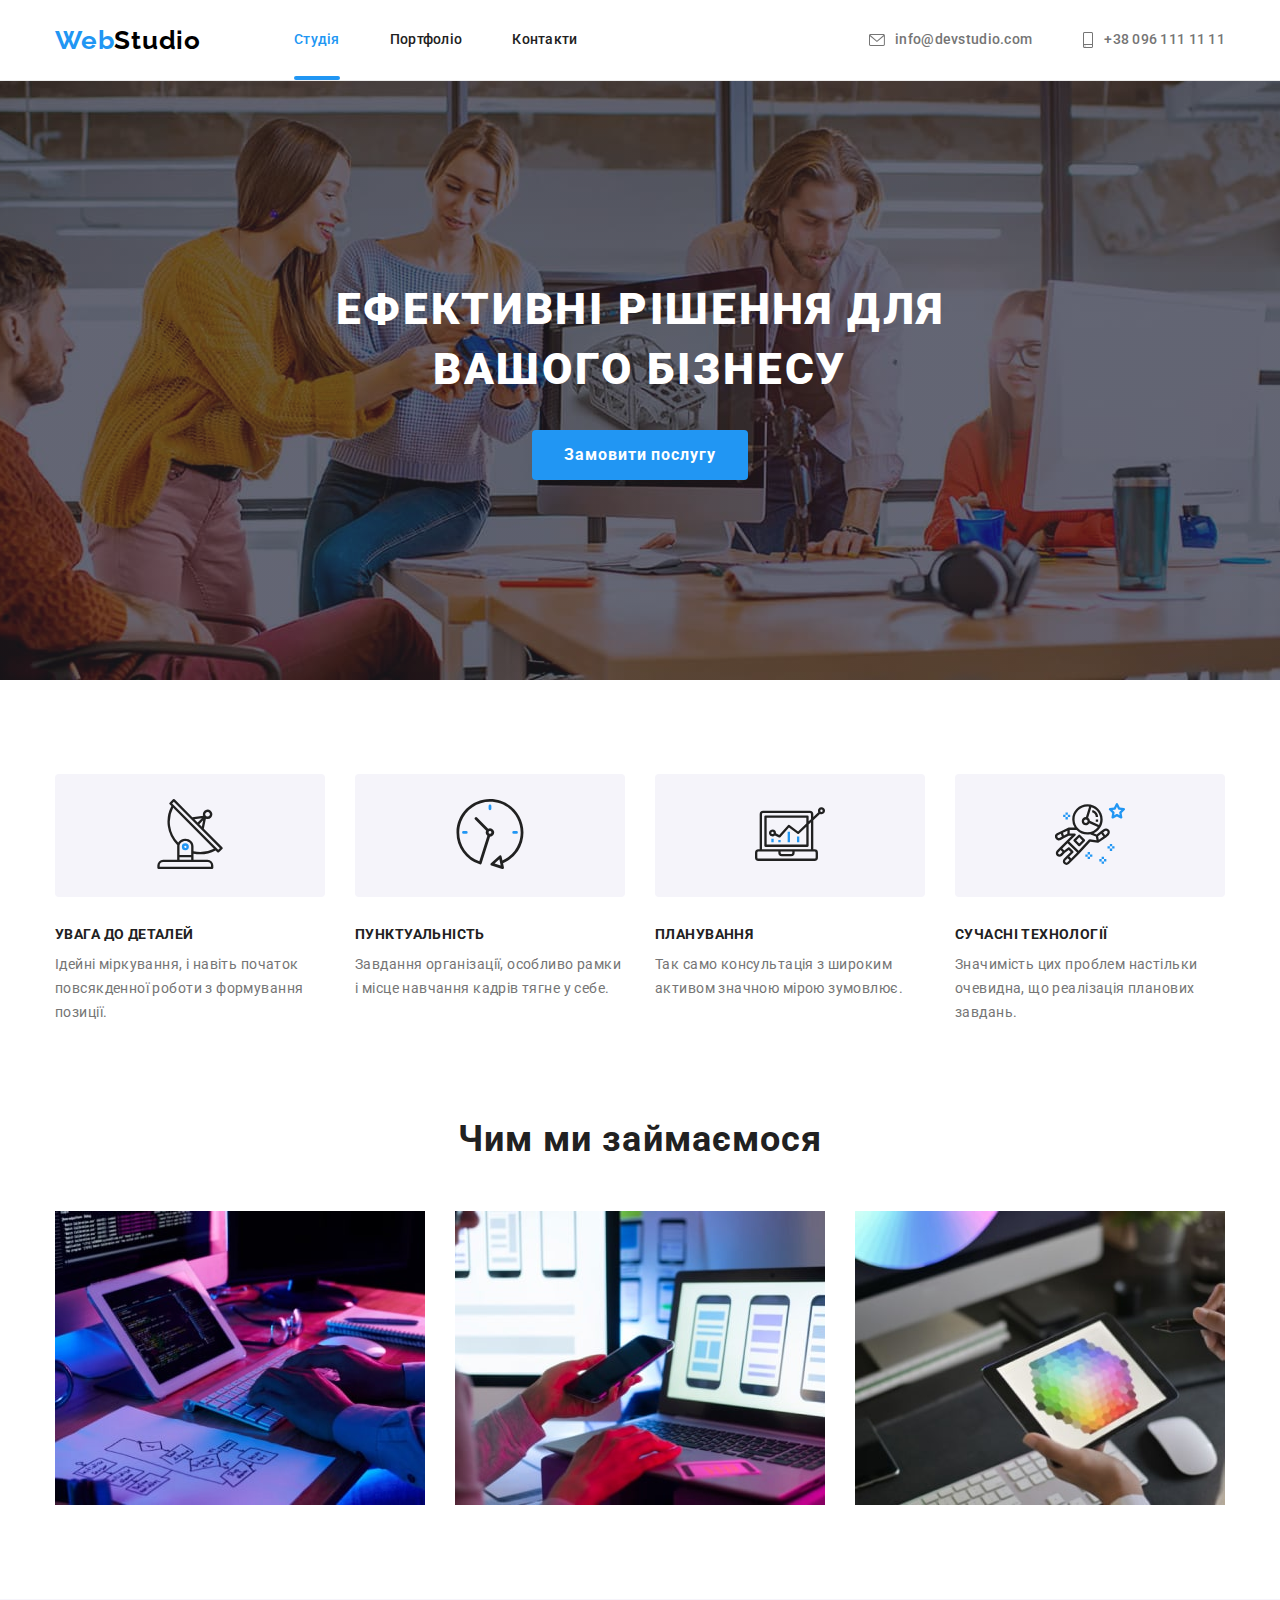
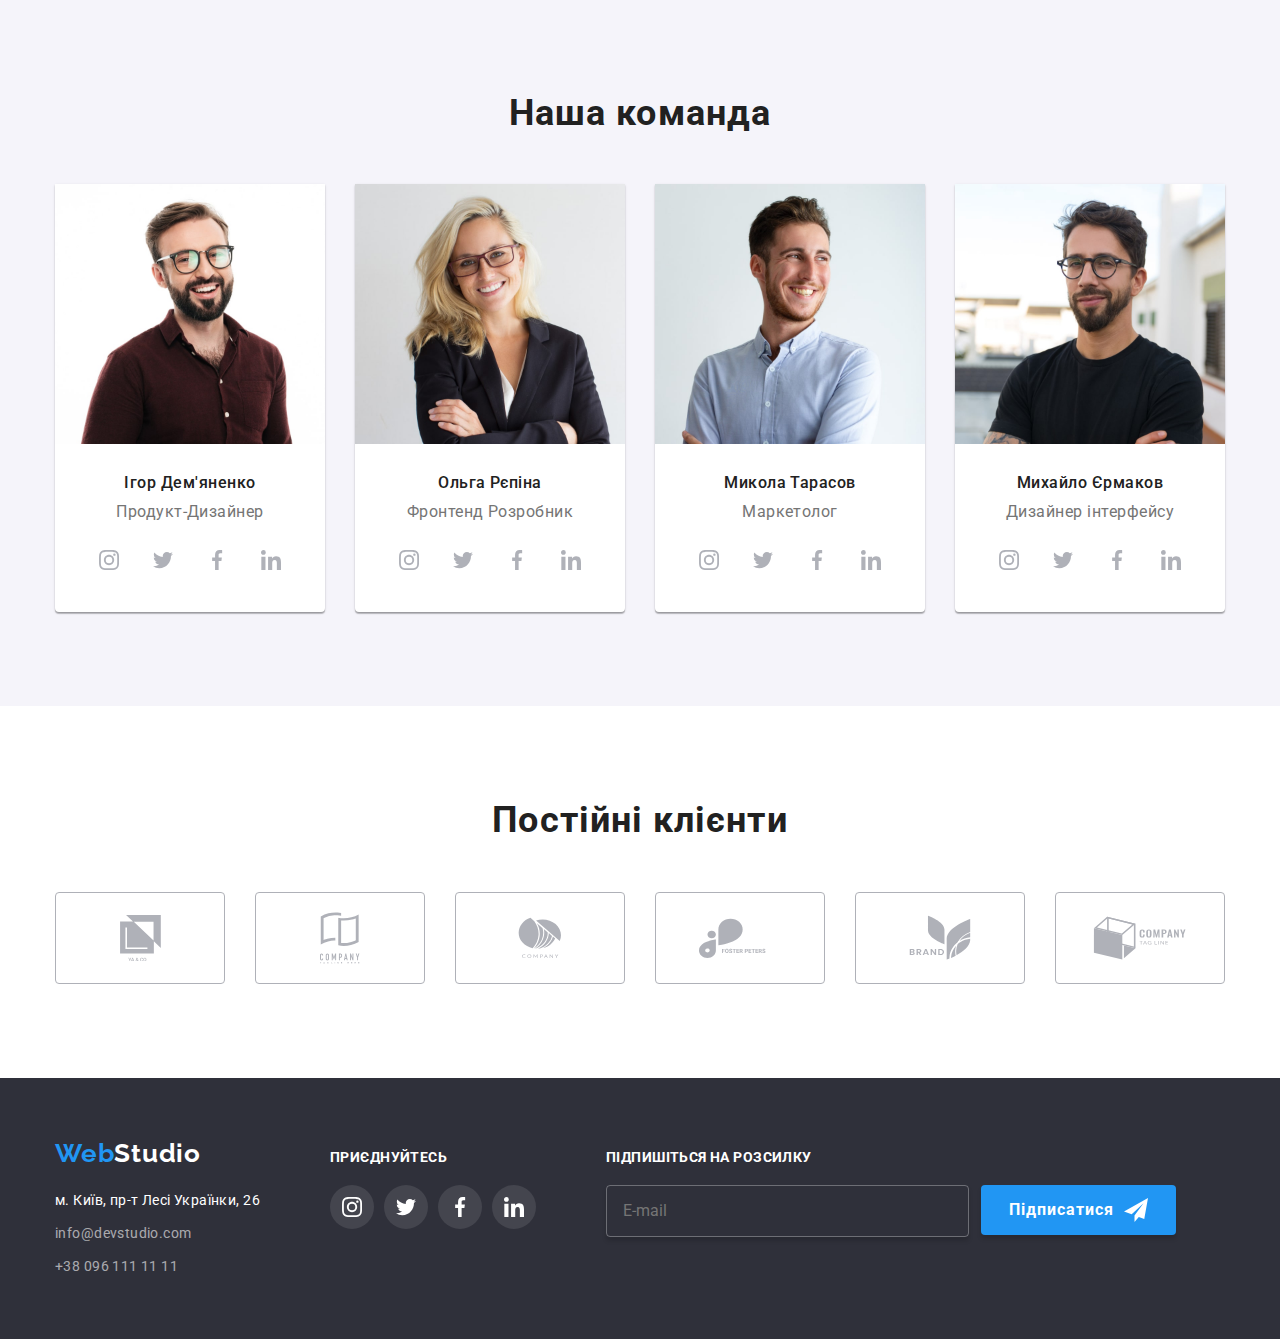
<file: index.html>
<!DOCTYPE html>
<html lang="uk">
  <head>
    <meta charset="UTF-8" />
    <meta http-equiv="X-UA-Compatible" content="IE=edge" />
    <meta name="viewport" content="width=device-width, initial-scale=1.0" />
    <title>Homework 7</title>

    <link rel="preconnect" href="https://fonts.googleapis.com" />
    <link rel="preconnect" href="https://fonts.gstatic.com" crossorigin />
    <link
      href="https://fonts.googleapis.com/css2?family=Raleway:wght@700&family=Roboto:wght@400;500;700;900&display=swap"
      rel="stylesheet"
    />

    <link rel="stylesheet" href="./css/modern-normalize.css" />

    <link rel="stylesheet" href="./css/main.min.css" />
  </head>

  <body>
    <header class="header">
      <div class="container header__container">
        <nav class="main-nav">
          <a href="./index.html" class="logo">Web<span class="logo__word-header">Studio</span></a>

          <ul class="site-nav">
            <li class="site-nav__item">
              <a href="./index.html" class="link site-nav__link site-nav__link--current">Студія</a>
            </li>
            <li class="site-nav__item">
              <a href="./portfolio.html" class="link site-nav__link">Портфоліо</a>
            </li>
            <li class="site-nav__item"><a href="" class="link site-nav__link">Контакти</a></li>
          </ul>
        </nav>

        <ul class="info-nav">
          <li class="info-nav__item">
            <a href="mailto:info@devstudio.com" class="link info-nav__link">
              <svg class="info-nav__icon" width="16px" height="12px">
                <use href="./images/icons.svg#icon-mail"></use>
              </svg>
              info@devstudio.com</a
            >
          </li>
          <li class="info-nav__item">
            <a href="tel:+380961111111" class="link info-nav__link">
              <svg class="info-nav__icon" width="12px" height="16px">
                <use href="./images/icons.svg#icon-tel"></use>
              </svg>
              +38 096 111 11 11</a
            >
          </li>
        </ul>
      </div>
    </header>

    <main>
      <!-- Hero -->
      <section class="hero">
        <div class="container">
          <h1 class="hero__title">Ефективні рішення для вашого бізнесу</h1>
          <button type="button" class="button hero__button" data-modal-open>
            Замовити послугу
          </button>
        </div>

        <div class="backdrop backdrop--is-hidden" data-modal>
          <div class="modal">
            <button class="modal__btn-close" data-modal-close>
              <svg class="modal__cross-svg" width="11px" height="11px">
                <use href="./images/icons.svg#icon-cross"></use>
              </svg>
            </button>

            <form action="" class="form" autocomplete="off">
              <p class="form__title">Залиште свої дані, ми вам передзвонимо</p>

              <label class="label" name="name">
                <div class="label__name">Ім'я</div>

                <div class="input-wrapper">
                  <input type="text" class="input" name="name" required />
                  <svg class="input__icon" width="18px" height="18px">
                    <use href="./images/icons.svg#icon-person"></use>
                  </svg>
                </div>
              </label>

              <label class="label" name="telephone">
                <div class="label__name">Телефон</div>

                <div class="input-wrapper">
                  <input type="tel" class="input" name="telephone number" required />
                  <svg class="input__icon" width="18px" height="18px">
                    <use href="./images/icons.svg#icon-phone"></use>
                  </svg>
                </div>
              </label>

              <label class="label" name="email">
                <div class="label__name">Пошта</div>

                <div class="input-wrapper">
                  <input type="email" class="input" name="email" required />
                  <svg class="input__icon" width="18px" height="18px">
                    <use href="./images/icons.svg#icon-email-envelope"></use>
                  </svg>
                </div>
              </label>

              <label class="label" name="comment">
                <div class="label__name">Коментар</div>

                <div class="input-wrapper">
                  <textarea class="textarea" placeholder="Введіть текст" name="comment"></textarea>
                </div>
              </label>

              <div class="checkbox-wrapper">
                <label class="checkbox-wrapper__label" name="check-agree">
                  <input
                    type="checkbox"
                    class="checkbox-wrapper__checkbox"
                    name="agree link terms"
                    required
                  />
                  <span class="checkbox-wrapper__symbol">
                    <svg class="icon" width="16px" height="15px">
                      <use href="./images/icons.svg#icon-check"></use>
                    </svg>
                  </span>
                  Погоджуюся з розсилкою та приймаю</label
                >
                <a href="" class="checkbox-wrapper__link">Умови договору</a>
              </div>

              <button class="modal-button button" type="submit">Відправити</button>
            </form>
          </div>
        </div>
      </section>

      <section class="section section--without-botpadding">
        <div class="container">
          <h2 class="visually-hidden">Особливості</h2>

          <ul class="features list">
            <li class="features__item">
              <div class="features__image-wrapper">
                <svg class="features__image" width="70px" height="70px">
                  <use href="./images/icons.svg#icon-antenna"></use>
                </svg>
              </div>
              <h3 class="features__title">Увага до деталей</h3>
              <p class="features__describe">
                Ідейні міркування, і навіть початок повсякденної роботи з формування позиції.
              </p>
            </li>

            <li class="features__item">
              <div class="features__image-wrapper">
                <svg class="features__image" width="70px" height="70px">
                  <use href="./images/icons.svg#icon-clock"></use>
                </svg>
              </div>
              <h3 class="features__title">Пунктуальність</h3>
              <p class="features__describe">
                Завдання організації, особливо рамки і місце навчання кадрів тягне у себе.
              </p>
            </li>

            <li class="features__item">
              <div class="features__image-wrapper">
                <svg class="features__image" width="70px" height="70px">
                  <use href="./images/icons.svg#icon-comp"></use>
                </svg>
              </div>
              <h3 class="features__title">Планування</h3>
              <p class="features__describe">
                Так само консультація з широким активом значною мірою зумовлює.
              </p>
            </li>

            <li class="features__item">
              <div class="features__image-wrapper">
                <svg class="features__image" width="70px" height="70px">
                  <use href="./images/icons.svg#icon-astronaut"></use>
                </svg>
              </div>
              <h3 class="features__title">Сучасні технології</h3>
              <p class="features__describe">
                Значимість цих проблем настільки очевидна, що реалізація планових завдань.
              </p>
            </li>
          </ul>
        </div>
      </section>

      <section class="section">
        <div class="container">
          <h2 class="section__title">Чим ми займаємося</h2>
          <ul class="work-list list">
            <li class="work-list__item">
              <img
                class="work-list__image"
                src="./images/index/doing1.jpg"
                alt="Створюємо функціонал додатків"
                width="370"
                height="294"
              />
              <p class="work-list__title">Десктопні додатки</p>
            </li>
            <li class="work-list__item">
              <img
                class="work-list__image"
                src="./images/index/doing2.jpg"
                alt="Налаштовуємо інтерфейс додатків"
                width="370"
                height="294"
              />
              <p class="work-list__title">Мобільні додатки</p>
            </li>
            <li class="work-list__item">
              <img
                class="work-list__image"
                src="./images/index/doing3.jpg"
                alt="Оптимізуємо роботу додатків"
                width="370"
                height="294"
              />
              <p class="work-list__title">Дизайнерські рішення</p>
            </li>
          </ul>
        </div>
      </section>

      <section class="section section--team">
        <div class="container">
          <h2 class="section__title">Наша команда</h2>

          <ul class="team-list list">
            <li class="employee">
              <img
                class="employee__image"
                src="./images/index/team1.jpg"
                alt="Фото Ігора Дем'яненко"
                width="270"
                height="260"
              />
              <div class="employee__describe">
                <h3 class="employee__title">Ігор Дем'яненко</h3>
                <p class="employee__job">Продукт-Дизайнер</p>
                <ul class="soc-networks list">
                  <li class="soc-networks__item">
                    <a href="" class="soc-networks__link">
                      <svg class="soc-networks__icon" width="20px" height="20px">
                        <use href="./images/icons.svg#icon-instagram"></use>
                      </svg>
                    </a>
                  </li>
                  <li class="soc-networks__item">
                    <a href="" class="soc-networks__link">
                      <svg class="soc-networks__icon" width="20px" height="20px">
                        <use href="./images/icons.svg#icon-twitter"></use>
                      </svg>
                    </a>
                  </li>
                  <li class="soc-networks__item">
                    <a href="" class="soc-networks__link">
                      <svg class="soc-networks__icon" width="20px" height="20px">
                        <use href="./images/icons.svg#icon-facebook"></use>
                      </svg>
                    </a>
                  </li>
                  <li class="soc-networks__item">
                    <a href="" class="soc-networks__link">
                      <svg class="soc-networks__icon" width="20px" height="20px">
                        <use href="./images/icons.svg#icon-linkedin"></use>
                      </svg>
                    </a>
                  </li>
                </ul>
              </div>
            </li>

            <li class="employee">
              <img
                class="employee__image"
                src="./images/index/team2.jpg"
                alt="Фото Ольги Рєпіної"
                width="270"
                height="260"
              />
              <div class="employee__describe">
                <h3 class="employee__title">Ольга Рєпіна</h3>
                <p class="employee__job">Фронтенд Розробник</p>
                <ul class="soc-networks list">
                  <li class="soc-networks__item">
                    <a href="" class="soc-networks__link">
                      <svg class="soc-networks__icon" width="20px" height="20px">
                        <use href="./images/icons.svg#icon-instagram"></use>
                      </svg>
                    </a>
                  </li>
                  <li class="soc-networks__item">
                    <a href="" class="soc-networks__link">
                      <svg class="soc-networks__icon" width="20px" height="20px">
                        <use href="./images/icons.svg#icon-twitter"></use>
                      </svg>
                    </a>
                  </li>
                  <li class="soc-networks__item">
                    <a href="" class="soc-networks__link">
                      <svg class="soc-networks__icon" width="20px" height="20px">
                        <use href="./images/icons.svg#icon-facebook"></use>
                      </svg>
                    </a>
                  </li>
                  <li class="soc-networks__item">
                    <a href="" class="soc-networks__link">
                      <svg class="soc-networks__icon" width="20px" height="20px">
                        <use href="./images/icons.svg#icon-linkedin"></use>
                      </svg>
                    </a>
                  </li>
                </ul>
              </div>
            </li>

            <li class="employee">
              <img
                class="employee__image"
                src="./images/index/team3.jpg"
                alt="Фото Миколи Тарасова"
                width="270"
                height="260"
              />
              <div class="employee__describe">
                <h3 class="employee__title">Микола Тарасов</h3>
                <p class="employee__job">Маркетолог</p>
                <ul class="soc-networks list">
                  <li class="soc-networks__item">
                    <a href="" class="soc-networks__link">
                      <svg class="soc-networks__icon" width="20px" height="20px">
                        <use href="./images/icons.svg#icon-instagram"></use>
                      </svg>
                    </a>
                  </li>
                  <li class="soc-networks__item">
                    <a href="" class="soc-networks__link">
                      <svg class="soc-networks__icon" width="20px" height="20px">
                        <use href="./images/icons.svg#icon-twitter"></use>
                      </svg>
                    </a>
                  </li>
                  <li class="soc-networks__item">
                    <a href="" class="soc-networks__link">
                      <svg class="soc-networks__icon" width="20px" height="20px">
                        <use href="./images/icons.svg#icon-facebook"></use>
                      </svg>
                    </a>
                  </li>
                  <li class="soc-networks__item">
                    <a href="" class="soc-networks__link">
                      <svg class="soc-networks__icon" width="20px" height="20px">
                        <use href="./images/icons.svg#icon-linkedin"></use>
                      </svg>
                    </a>
                  </li>
                </ul>
              </div>
            </li>

            <li class="employee">
              <img
                class="employee__image"
                src="./images/index/team4.jpg"
                alt="Фото Михайла Єрмакова"
                width="270"
                height="260"
              />
              <div class="employee__describe">
                <h3 class="employee__title">Михайло Єрмаков</h3>
                <p class="employee__job">Дизайнер інтерфейсу</p>
                <ul class="soc-networks list">
                  <li class="soc-networks__item">
                    <a href="" class="soc-networks__link">
                      <svg class="soc-networks__icon" width="20px" height="20px">
                        <use href="./images/icons.svg#icon-instagram"></use>
                      </svg>
                    </a>
                  </li>
                  <li class="soc-networks__item">
                    <a href="" class="soc-networks__link">
                      <svg class="soc-networks__icon" width="20px" height="20px">
                        <use href="./images/icons.svg#icon-twitter"></use>
                      </svg>
                    </a>
                  </li>
                  <li class="soc-networks__item">
                    <a href="" class="soc-networks__link">
                      <svg class="soc-networks__icon" width="20px" height="20px">
                        <use href="./images/icons.svg#icon-facebook"></use>
                      </svg>
                    </a>
                  </li>
                  <li class="soc-networks__item">
                    <a href="" class="soc-networks__link">
                      <svg class="soc-networks__icon" width="20px" height="20px">
                        <use href="./images/icons.svg#icon-linkedin"></use>
                      </svg>
                    </a>
                  </li>
                </ul>
              </div>
            </li>
          </ul>
        </div>
      </section>

      <section class="section">
        <div class="container">
          <h2 class="section__title">Постійні клієнти</h2>

          <ul class="clients-list list">
            <li class="clients-list__item">
              <a href="" class="clients-list__link">
                <svg class="clients-list__image" width="41px" height="46.7px">
                  <use href="./images/icons.svg#icon-company1"></use>
                </svg>
              </a>
            </li>

            <li class="clients-list__item">
              <a href="" class="clients-list__link">
                <svg class="clients-list__image" width="40px" height="52px">
                  <use href="./images/icons.svg#icon-company2"></use>
                </svg>
              </a>
            </li>

            <li class="clients-list__item">
              <a href="" class="clients-list__link">
                <svg class="clients-list__image" width="43.46px" height="41.18px">
                  <use href="./images/icons.svg#icon-company3"></use>
                </svg>
              </a>
            </li>

            <li class="clients-list__item">
              <a href="" class="clients-list__link">
                <svg class="clients-list__image" width="84.44px" height="40.62px">
                  <use href="./images/icons.svg#icon-company4"></use>
                </svg>
              </a>
            </li>

            <li class="clients-list__item">
              <a href="" class="clients-list__link">
                <svg class="clients-list__image" width="62.54px" height="45.43px">
                  <use href="./images/icons.svg#icon-company5"></use>
                </svg>
              </a>
            </li>

            <li class="clients-list__item">
              <a href="" class="clients-list__link">
                <svg class="clients-list__image" width="93.79px" height="43.93px">
                  <use href="./images/icons.svg#icon-company6"></use>
                </svg>
              </a>
            </li>
          </ul>
        </div>
      </section>
    </main>

    <footer class="footer">
      <div class="container container--column-list">
        <div class="column footer__column-first">
          <a href="./index.html" class="logo logo--footer"
            >Web<span class="logo__word-footer">Studio</span></a
          >
          <address class="contact-address">
            <ul class="address-list list">
              <li class="address-list__item">
                <a
                  href="https://goo.gl/maps/bpXMitdXSqZiNbTf6"
                  target="_blank"
                  rel="noopener noreferrer"
                  class="address-list__link link"
                  >м. Київ, пр-т Лесі Українки, 26</a
                >
              </li>
              <li class="address-list__item">
                <a href="mailto:info@devstudio.com" class="address-list__link link"
                  >info@devstudio.com</a
                >
              </li>
              <li class="address-list__item">
                <a href="tel:+380961111111" class="address-list__link link">+38 096 111 11 11</a>
              </li>
            </ul>
          </address>
        </div>
        <div class="column footer__column-second">
          <p class="column__title">приєднуйтесь</p>
          <ul class="join-list list">
            <li class="join-list__item">
              <a href="" class="join-list__link">
                <svg class="join-list__icon" width="20px" height="20px">
                  <use href="./images/icons.svg#icon-instagram"></use>
                </svg>
              </a>
            </li>
            <li class="join-list__item">
              <a href="" class="join-list__link">
                <svg class="join-list__icon" width="20px" height="20px">
                  <use href="./images/icons.svg#icon-twitter"></use>
                </svg>
              </a>
            </li>
            <li class="join-list__item">
              <a href="" class="join-list__link">
                <svg class="join-list__icon" width="20px" height="20px">
                  <use href="./images/icons.svg#icon-facebook"></use>
                </svg>
              </a>
            </li>
            <li class="join-list__item">
              <a href="" class="join-list__link">
                <svg class="join-list__icon" width="20px" height="20px">
                  <use href="./images/icons.svg#icon-linkedin"></use>
                </svg>
              </a>
            </li>
          </ul>
        </div>
        <div class="column footer__column-third">
          <p class="column__title">Підпишіться на розсилку</p>
          <form class="subscribe-form">
            <input
              class="subscribe-form__input"
              type="email"
              name="subscribe-email"
              placeholder="E-mail"
            />

            <button class="button subscribe-form__button" type="submit">
              Підписатися
              <span class="button__icon-plane">
                <svg class="icon-plane" width="24px" height="24px">
                  <use href="./images/icons.svg#icon-message-plane"></use>
                </svg>
              </span>
            </button>
          </form>
        </div>
      </div>
    </footer>

    <script src="./js/modal.js"></script>
  </body>
</html>
</file>
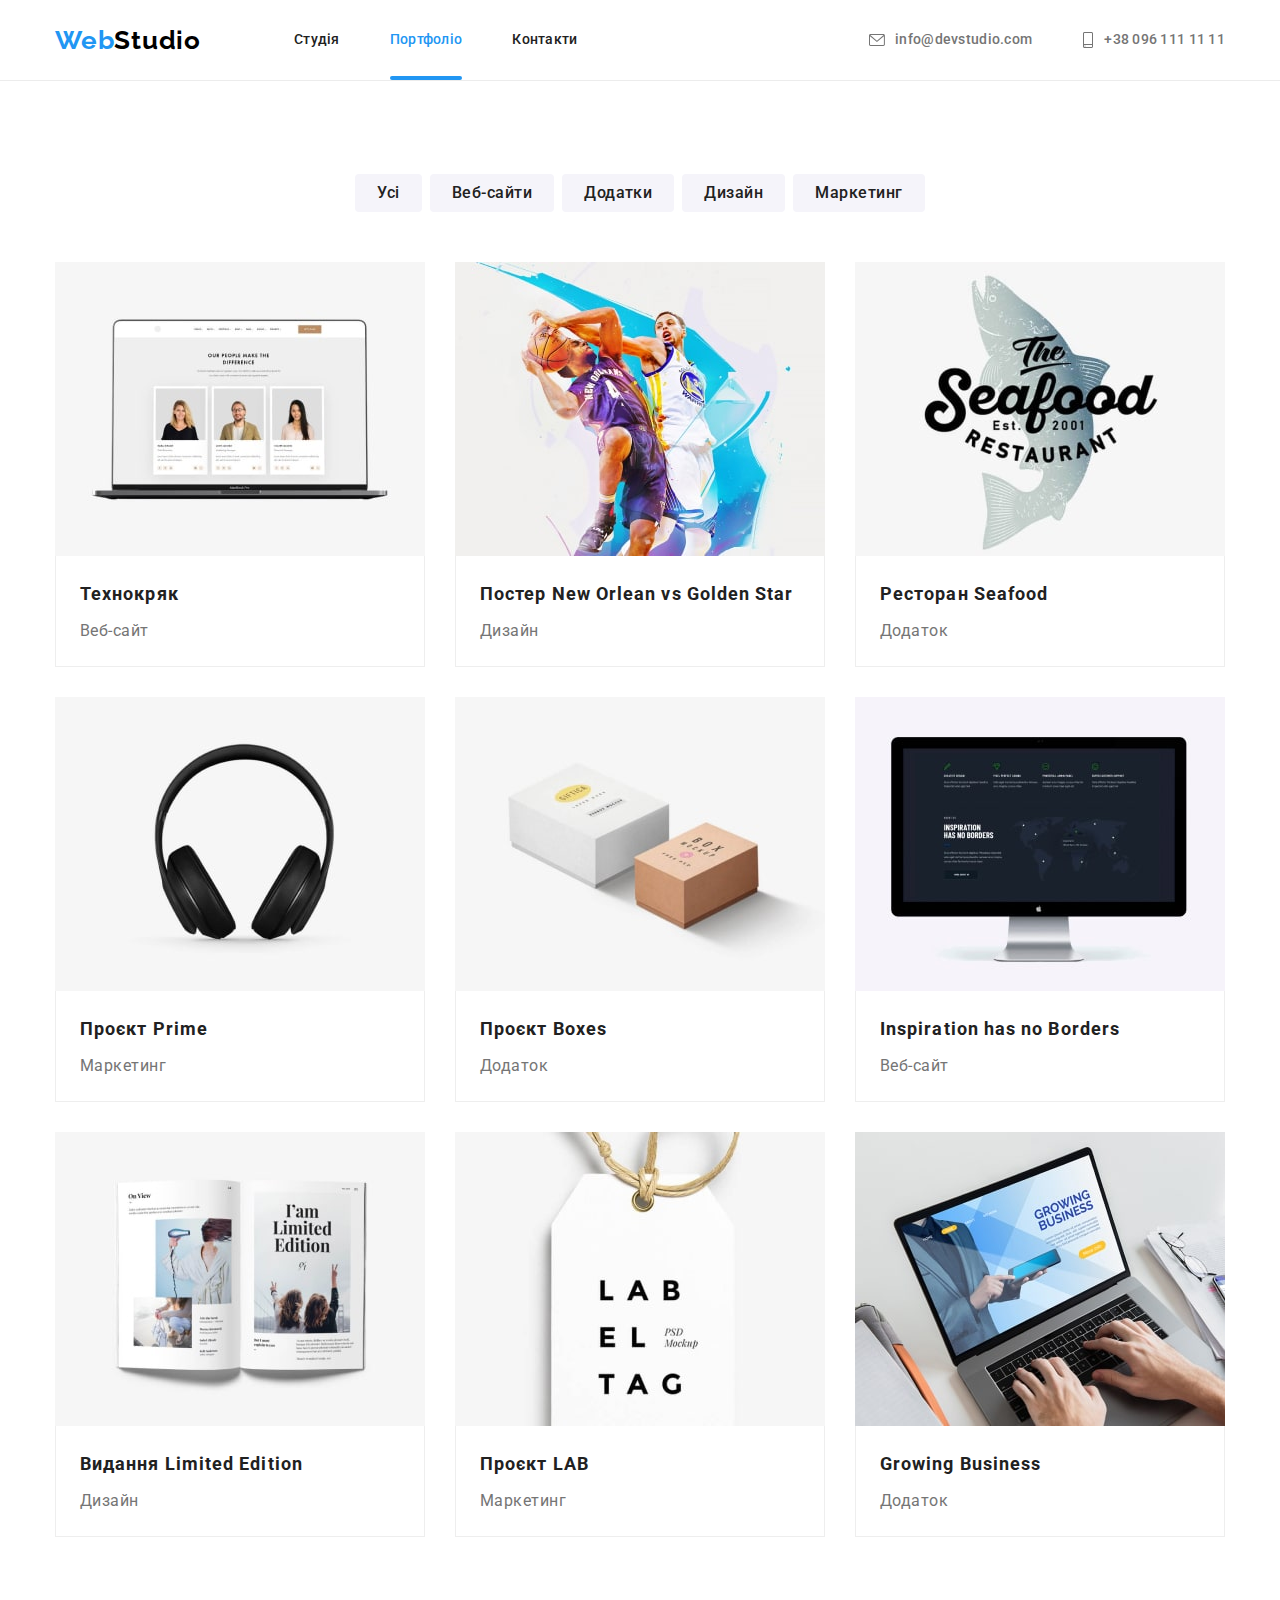
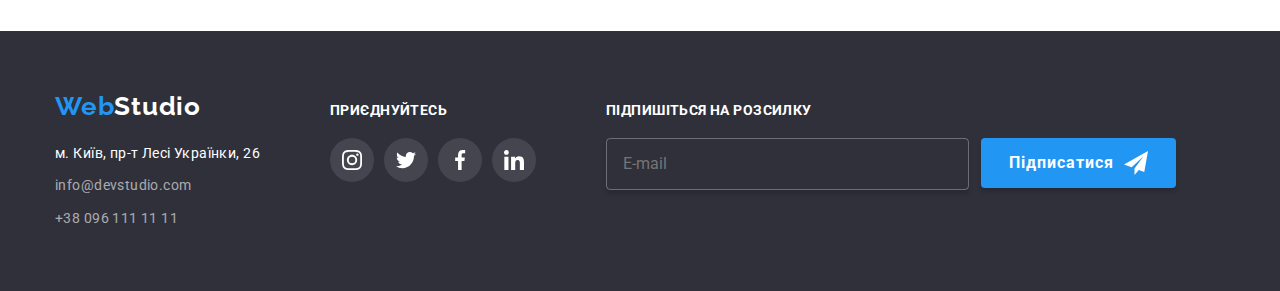
<file: portfolio.html>
<!DOCTYPE html>
<html lang="uk">
  <head>
    <meta charset="UTF-8" />
    <meta http-equiv="X-UA-Compatible" content="IE=edge" />
    <meta name="viewport" content="width=device-width, initial-scale=1.0" />
    <title>Homework 7</title>

    <link rel="preconnect" href="https://fonts.googleapis.com" />
    <link rel="preconnect" href="https://fonts.gstatic.com" crossorigin />
    <link
      href="https://fonts.googleapis.com/css2?family=Raleway:wght@700&family=Roboto:wght@400;500;700;900&display=swap"
      rel="stylesheet"
    />
    <link rel="stylesheet" href="./css/modern-normalize.css" />
    <link rel="stylesheet" href="./css/portfolio.min.css" />
  </head>

  <body>
    <header class="header">
      <div class="container header__container">
        <nav class="main-nav">
          <a href="./index.html" class="logo">Web<span class="logo__word-header">Studio</span></a>

          <ul class="site-nav">
            <li class="site-nav__item">
              <a href="./index.html" class="link site-nav__link">Студія</a>
            </li>
            <li class="site-nav__item">
              <a href="./portfolio.html" class="link site-nav__link site-nav__link--current"
                >Портфоліо</a
              >
            </li>
            <li class="site-nav__item"><a href="" class="link site-nav__link">Контакти</a></li>
          </ul>
        </nav>

        <ul class="info-nav">
          <li class="info-nav__item">
            <a href="mailto:info@devstudio.com" class="link info-nav__link">
              <svg class="info-nav__icon" width="16px" height="12px">
                <use href="./images/icons.svg#icon-mail"></use>
              </svg>
              info@devstudio.com</a
            >
          </li>
          <li class="info-nav__item">
            <a href="tel:+380961111111" class="link info-nav__link">
              <svg class="info-nav__icon" width="12px" height="16px">
                <use href="./images/icons.svg#icon-tel"></use>
              </svg>
              +38 096 111 11 11</a
            >
          </li>
        </ul>
      </div>
    </header>

    <main>
      <section class="section">
        <div class="container">
          <h1 class="visually-hidden">Приклади портфоліо</h1>

          <ul class="button-list list">
            <li class="button-list__item">
              <button class="button-list__button" type="button">Усі</button>
            </li>
            <li class="button-list__item">
              <button class="button-list__button" type="button">Веб-сайти</button>
            </li>
            <li class="button-list__item">
              <button class="button-list__button" type="button">Додатки</button>
            </li>
            <li class="button-list__item">
              <button class="button-list__button" type="button">Дизайн</button>
            </li>
            <li class="button-list__item">
              <button class="button-list__button" type="button">Маркетинг</button>
            </li>
          </ul>

          <ul class="examples-list list">
            <li class="porfolio">
              <a href="" class="porfolio__link link">
                <div class="porfolio__top-part">
                  <img
                    class="porfolio__image"
                    src="./images/portfolio/tehnokryak.jpg"
                    alt="Ноутбук з веб-сайтом"
                    width="370"
                    height="294"
                  />
                  <div class="porfolio__backdrop">
                    <p class="porfolio__text">
                      Ресурс пропонує комплексні пропозиції з різним рівнем функціоналу та сервісів.
                      Все це дозволить відвідувачу отримати вичерпні відомості про компанію чи
                      приватну особу.
                    </p>
                  </div>
                </div>

                <div class="porfolio__bottom-part">
                  <h2 class="porfolio__title">Технокряк</h2>
                  <p class="porfolio__type">Веб-сайт</p>
                </div>
              </a>
            </li>

            <li class="porfolio">
              <a href="" class="porfolio__link link">
                <div class="porfolio__top-part">
                  <img
                    class="porfolio__image"
                    src="./images/portfolio/basketball.jpg"
                    alt="Постер двох баскетбольних команд"
                    width="370"
                    height="294"
                  />
                  <div class="porfolio__backdrop">
                    <p class="porfolio__text">
                      Ресурс пропонує комплексні пропозиції з різним рівнем функціоналу та сервісів.
                      Все це дозволить відвідувачу отримати вичерпні відомості про компанію чи
                      приватну особу.
                    </p>
                  </div>
                </div>
                <div class="porfolio__bottom-part">
                  <h2 class="porfolio__title">Постер New Orlean vs Golden Star</h2>
                  <p class="porfolio__type">Дизайн</p>
                </div>
              </a>
            </li>

            <li class="porfolio">
              <a href="" class="porfolio__link link">
                <div class="porfolio__top-part">
                  <img
                    class="porfolio__image"
                    src="./images/portfolio/seafood.jpg"
                    alt="Логотип рибного ресторану"
                    width="370"
                    height="294"
                  />
                  <div class="porfolio__backdrop">
                    <p class="porfolio__text">
                      Ресурс пропонує комплексні пропозиції з різним рівнем функціоналу та сервісів.
                      Все це дозволить відвідувачу отримати вичерпні відомості про компанію чи
                      приватну особу.
                    </p>
                  </div>
                </div>
                <div class="porfolio__bottom-part">
                  <h2 class="porfolio__title">Ресторан Seafood</h2>
                  <p class="porfolio__type">Додаток</p>
                </div>
              </a>
            </li>

            <li class="porfolio">
              <a href="" class="porfolio__link link">
                <div class="porfolio__top-part">
                  <img
                    class="porfolio__image"
                    src="./images/portfolio/headphones.jpg"
                    alt="Навушники"
                    width="370"
                    height="294"
                  />
                  <div class="porfolio__backdrop">
                    <p class="porfolio__text">
                      Ресурс пропонує комплексні пропозиції з різним рівнем функціоналу та сервісів.
                      Все це дозволить відвідувачу отримати вичерпні відомості про компанію чи
                      приватну особу.
                    </p>
                  </div>
                </div>
                <div class="porfolio__bottom-part">
                  <h2 class="porfolio__title">Проєкт Prime</h2>
                  <p class="porfolio__type">Маркетинг</p>
                </div>
              </a>
            </li>

            <li class="porfolio">
              <a href="" class="porfolio__link link">
                <div class="porfolio__top-part">
                  <img
                    class="porfolio__image"
                    src="./images/portfolio/boxes.jpg"
                    alt="Дві картонні коробки"
                    width="370"
                    height="294"
                  />
                  <div class="porfolio__backdrop">
                    <p class="porfolio__text">
                      Ресурс пропонує комплексні пропозиції з різним рівнем функціоналу та сервісів.
                      Все це дозволить відвідувачу отримати вичерпні відомості про компанію чи
                      приватну особу.
                    </p>
                  </div>
                </div>
                <div class="porfolio__bottom-part">
                  <h2 class="porfolio__title">Проєкт Boxes</h2>
                  <p class="porfolio__type">Додаток</p>
                </div>
              </a>
            </li>

            <li class="porfolio">
              <a href="" class="porfolio__link link">
                <div class="porfolio__top-part">
                  <img
                    class="porfolio__image"
                    src="./images/portfolio/inspiration.jpg"
                    alt="Веб-сайт на комп'ютерному моніторі"
                    width="370"
                    height="294"
                  />
                  <div class="porfolio__backdrop">
                    <p class="porfolio__text">
                      Ресурс пропонує комплексні пропозиції з різним рівнем функціоналу та сервісів.
                      Все це дозволить відвідувачу отримати вичерпні відомості про компанію чи
                      приватну особу.
                    </p>
                  </div>
                </div>
                <div class="porfolio__bottom-part">
                  <h2 class="porfolio__title">Inspiration has no Borders</h2>
                  <p class="porfolio__type">Веб-сайт</p>
                </div>
              </a>
            </li>

            <li class="porfolio">
              <a href="" class="porfolio__link link">
                <div class="porfolio__top-part">
                  <img
                    class="porfolio__image"
                    src="./images/portfolio/book.jpg"
                    alt="Книга з назвою: я - лімітована версія "
                    width="370"
                    height="294"
                  />
                  <div class="porfolio__backdrop">
                    <p class="porfolio__text">
                      Ресурс пропонує комплексні пропозиції з різним рівнем функціоналу та сервісів.
                      Все це дозволить відвідувачу отримати вичерпні відомості про компанію чи
                      приватну особу.
                    </p>
                  </div>
                </div>
                <div class="porfolio__bottom-part">
                  <h2 class="porfolio__title">Видання Limited Edition</h2>
                  <p class="porfolio__type">Дизайн</p>
                </div>
              </a>
            </li>

            <li class="porfolio">
              <a href="" class="porfolio__link link">
                <div class="porfolio__top-part">
                  <img
                    class="porfolio__image"
                    src="./images/portfolio/lab.jpg"
                    alt="Бирка для одягу з брендом"
                    width="370"
                    height="294"
                  />
                  <div class="porfolio__backdrop">
                    <p class="porfolio__text">
                      Ресурс пропонує комплексні пропозиції з різним рівнем функціоналу та сервісів.
                      Все це дозволить відвідувачу отримати вичерпні відомості про компанію чи
                      приватну особу.
                    </p>
                  </div>
                </div>
                <div class="porfolio__bottom-part">
                  <h2 class="porfolio__title">Проєкт LAB</h2>
                  <p class="porfolio__type">Маркетинг</p>
                </div>
              </a>
            </li>
            <li class="porfolio">
              <a href="" class="porfolio__link link">
                <div class="porfolio__top-part">
                  <img
                    class="porfolio__image"
                    src="./images/portfolio/grow-busin.jpg"
                    alt="Ноутбук з веб-сайтом"
                    width="370"
                    height="294"
                  />
                  <div class="porfolio__backdrop">
                    <p class="porfolio__text">
                      Ресурс пропонує комплексні пропозиції з різним рівнем функціоналу та сервісів.
                      Все це дозволить відвідувачу отримати вичерпні відомості про компанію чи
                      приватну особу.
                    </p>
                  </div>
                </div>
                <div class="porfolio__bottom-part">
                  <h2 class="porfolio__title">Growing Business</h2>
                  <p class="porfolio__type">Додаток</p>
                </div>
              </a>
            </li>
          </ul>
        </div>
      </section>
    </main>

    <footer class="footer">
      <div class="container container--column-list">
        <div class="column footer__column-first">
          <a href="./index.html" class="logo logo--footer"
            >Web<span class="logo__word-footer">Studio</span></a
          >
          <address class="contact-address">
            <ul class="address-list list">
              <li class="address-list__item">
                <a
                  href="https://goo.gl/maps/bpXMitdXSqZiNbTf6"
                  target="_blank"
                  rel="noopener noreferrer"
                  class="address-list__link link"
                  >м. Київ, пр-т Лесі Українки, 26</a
                >
              </li>
              <li class="address-list__item">
                <a href="mailto:info@devstudio.com" class="address-list__link link"
                  >info@devstudio.com</a
                >
              </li>
              <li class="address-list__item">
                <a href="tel:+380961111111" class="address-list__link link">+38 096 111 11 11</a>
              </li>
            </ul>
          </address>
        </div>
        <div class="column footer__column-second">
          <p class="column__title">приєднуйтесь</p>
          <ul class="join-list list">
            <li class="join-list__item">
              <a href="" class="join-list__link">
                <svg class="join-list__icon" width="20px" height="20px">
                  <use href="./images/icons.svg#icon-instagram"></use>
                </svg>
              </a>
            </li>
            <li class="join-list__item">
              <a href="" class="join-list__link">
                <svg class="join-list__icon" width="20px" height="20px">
                  <use href="./images/icons.svg#icon-twitter"></use>
                </svg>
              </a>
            </li>
            <li class="join-list__item">
              <a href="" class="join-list__link">
                <svg class="join-list__icon" width="20px" height="20px">
                  <use href="./images/icons.svg#icon-facebook"></use>
                </svg>
              </a>
            </li>
            <li class="join-list__item">
              <a href="" class="join-list__link">
                <svg class="join-list__icon" width="20px" height="20px">
                  <use href="./images/icons.svg#icon-linkedin"></use>
                </svg>
              </a>
            </li>
          </ul>
        </div>
        <div class="column footer__column-third">
          <p class="column__title">Підпишіться на розсилку</p>
          <form class="subscribe-form">
            <input
              class="subscribe-form__input"
              type="email"
              name="subscribe-email"
              placeholder="E-mail"
            />

            <button class="button subscribe-form__button" type="submit">
              Підписатися
              <span class="button__icon-plane">
                <svg class="icon-plane" width="24px" height="24px">
                  <use href="./images/icons.svg#icon-message-plane"></use>
                </svg>
              </span>
            </button>
          </form>
        </div>
      </div>
    </footer>

    <script src="./js/modal.js"></script>
  </body>
</html>
</file>
<file: css/main.min.css>
h1,h2,h3,h4,h5,h6,p{margin:0}img{display:block;max-width:100%;height:auto}button{display:block;cursor:pointer;border:none;border-radius:4px}body{font-family:"Roboto",sans-serif;font-size:14px;letter-spacing:.03em;background-color:var(--primary-white-color);color:var(--primary-text-color)}main{margin-top:80px}.link{text-decoration:none}.list{list-style:none;margin:0;padding-left:0}:root{--primary-text-color: #757575;--full-black-color: #000000;--secondary-black-color: #212121;--accent-blue-color: #2196f3;--primary-white-color: #ffffff;--dark-background: #2f303a;--gray-background: #f5f4fa;--gray-opacity-color: #ffffff99;--card-border-background: #eeeeee;--gray-header-border: #ececec;--btn-background-color: #188ce8;--icon-soc-networks-color: #afb1b8;--background-dark-color: #2f303acc;--background-backdrop: #00000033;--transition-standart: 250ms cubic-bezier(0.4, 0, 0.2, 1);--input-border-color: #21212133}.visually-hidden{position:absolute;white-space:nowrap;width:1px;height:1px;overflow:hidden;border:0;padding:0;clip:rect(0 0 0 0);-webkit-clip-path:inset(50%);clip-path:inset(50%);margin:-1px}.checkbox-wrapper__label,.info-nav__link,.info-nav__item,.main-nav,.header__container,.button__icon-plane,.subscribe-form__button{display:flex;align-items:center}.join-list__link,.clients-list__link,.work-list__title,.checkbox-wrapper,.modal__btn-close,.soc-networks__link{display:flex;align-items:center;justify-content:center}.section{padding-top:94px;padding-bottom:94px}.section--without-botpadding{padding-bottom:0}.section__title{margin-bottom:50px;font-weight:700;font-size:36px;line-height:1.16;letter-spacing:.03em;text-align:center;color:var(--secondary-black-color)}.container{width:1200px;padding:0 15px;margin:0 auto}.button{font-family:inherit;color:var(--primary-white-color);background-color:var(--accent-blue-color);transition:background-color var(--transition-standart)}.button-list{display:flex;justify-content:center;margin-bottom:50px}.button-list__item{margin-right:8px}.button-list__item:last-child{margin-right:0}.button-list__button{padding:6px 22px;font-weight:500;font-size:16px;line-height:1.62;letter-spacing:.03em;text-align:center;background-color:var(--gray-background);color:var(--secondary-black-color);transition:background-color var(--transition-standart),color var(--transition-standart),box-shadow var(--transition-standart)}.button-list__button:hover,.button-list__button:focus{color:var(--primary-white-color);background-color:var(--accent-blue-color);box-shadow:0px 2px 2px 0px rgba(0,0,0,.1215686275),0px 1px 2px 0px rgba(0,0,0,.0784313725),0px 3px 1px 0px rgba(0,0,0,.1019607843)}.modal-button{margin-left:auto;margin-right:auto;width:200px;padding:10px 52px;font-weight:700;font-size:16px;line-height:1.88;letter-spacing:.06em;color:var(--primary-white-color);background-color:var(--accent-blue-color);box-shadow:0px 4px 4px 0px rgba(0,0,0,.1490196078);transition:background-color var(--transition-standart)}.modal-button:hover,.modal-button:focus{background-color:var(--btn-background-color)}.subscribe-form__button{width:200px;height:100%;font-weight:700;font-size:16px;line-height:1.88;letter-spacing:.06em;text-align:left;color:var(--primary-white-color);padding:10px 28px;background-color:var(--accent-blue-color);box-shadow:0px 4px 4px 0px rgba(0,0,0,.1490196078);transition:background-color var(--transition-standart)}.subscribe-form__button:hover,.subscribe-form__button:focus{background-color:var(--btn-background-color)}.button__icon-plane{margin-left:10px}.logo{display:inline-block;color:var(--accent-blue-color);font-family:"Raleway",sans-serif;font-style:normal;font-weight:700;font-size:26px;line-height:1.19;letter-spacing:.03em;text-decoration:none}.logo__word-header{padding:0;color:var(--full-black-color)}.logo__word-footer{padding:0;color:var(--primary-white-color)}.logo--footer{margin-top:0;margin-bottom:20px}.soc-networks{display:flex;margin-top:16px;justify-content:center}.soc-networks__item:not(:last-child){margin-right:10px}.soc-networks__icon{fill:currentColor}.soc-networks__link{width:44px;height:44px;border:none;border-radius:50%;color:var(--icon-soc-networks-color);transition:color var(--transition-standart),background-color var(--transition-standart)}.soc-networks__link:hover,.soc-networks__link:focus{background-color:var(--accent-blue-color);color:var(--primary-white-color)}.header{border-bottom:1px solid var(--gray-header-border);position:fixed;left:0;top:0;width:100%;background-color:var(--primary-white-color);z-index:5}.site-nav{display:flex;list-style:none;margin:0;margin-left:93px;padding-left:0}.site-nav__item:not(:last-child){margin-right:50px}.site-nav__link{position:relative;display:block;padding:32px 0;color:var(--secondary-black-color);font-weight:500;font-size:14px;line-height:1.14;letter-spacing:.02em;transition:color var(--transition-standart)}.site-nav__link:hover,.site-nav__link:focus{color:var(--accent-blue-color)}.site-nav__link--current{color:var(--accent-blue-color)}.site-nav__link--current::after{content:"";display:block;position:absolute;left:0;bottom:0;width:100%;height:4px;border-radius:2px;background-color:var(--accent-blue-color)}.info-nav{display:flex;margin-left:auto;margin-top:0;margin-bottom:0}.info-nav__item:not(:first-child){margin-left:50px}.info-nav__icon{fill:currentColor;margin-right:10px}.info-nav__link{padding:32px 0;color:var(--primary-text-color);font-weight:500;font-size:14px;line-height:1.14;letter-spacing:.02em;transition:color var(--transition-standart)}.info-nav__link:hover,.info-nav__link:focus{color:var(--accent-blue-color)}.hero{text-align:center;padding:200px 0;max-width:1600px;height:600px;margin-left:auto;margin-right:auto;background-color:var(--dark-background);background-image:linear-gradient(rgba(47, 48, 58, 0.4), rgba(47, 48, 58, 0.4)),url("../images/index/background.jpg");background-repeat:no-repeat;background-position:center;background-size:cover}.hero__title{width:696px;margin:0 auto 30px;color:var(--primary-white-color);font-weight:900;font-size:44px;line-height:1.36;letter-spacing:.06em;text-transform:uppercase}.hero__button{margin-left:auto;margin-right:auto;padding:10px 32px;font-weight:700;font-size:16px;line-height:1.88;letter-spacing:.06em}.hero__button:hover,.hero__button:focus{background-color:var(--btn-background-color)}.backdrop{position:fixed;top:0;left:0;bottom:0;right:0;background-color:var(--background-backdrop);opacity:1;transition:opacity var(--transition-standart);z-index:10}.backdrop--is-hidden{opacity:0;pointer-events:none}.backdrop--is-hidden .modal{transform:translate(-50%, -50%) scale(1.1)}.modal{position:absolute;left:50%;top:50%;width:528px;height:581px;background-color:var(--primary-white-color);box-shadow:0px 2px 1px 0px rgba(0,0,0,.2),0px 1px 1px 0px rgba(0,0,0,.1411764706),0px 1px 3px 0px rgba(0,0,0,.1215686275);transform:translate(-50%, -50%) scale(1);transition:transform var(--transition-standart)}.modal__btn-close{position:absolute;right:8px;top:8px;width:30px;height:30px;border:1px solid rgba(0,0,0,.1019607843);border-radius:50%;cursor:pointer;color:var(--accent-blue-color);background-color:rgba(0,0,0,0)}.modal__cross-svg{transition:fill var(--transition-standart)}.modal__btn-close:hover .modal__cross-svg,.modal__btn-close:focus .modal__cross-svg{fill:currentColor}.form{display:flex;flex-direction:column;text-align:left;padding:40px}.form__title{margin-bottom:12px;font-weight:700;font-size:20px;line-height:1.15;text-align:center;color:var(--secondary-black-color)}.label+.label{margin-top:10px}.label__name{display:block;margin-bottom:4px;font-size:12px;line-height:1.16;letter-spacing:.01em}.input-wrapper{position:relative}.input{display:block;width:100%;padding-left:42px;padding-top:11px;padding-bottom:11px;border:1px solid var(--input-border-color);border-radius:4px;transition:border-color var(--transition-standart)}.input:focus-visible,.textarea:focus-visible{outline:none}.label:focus-within .input,.label:focus-within .textarea,.label:hover .input,.label:hover .textarea,.form__checkbox:focus~.icon-check{border-color:var(--accent-blue-color)}.input__icon{position:absolute;top:50%;left:12px;transform:translateY(-50%);transition:fill var(--transition-standart)}.label:focus-within .input~.input__icon{fill:var(--accent-blue-color)}.textarea{width:100%;height:120px;padding:12px 16px;resize:none;border:1px solid var(--input-border-color);border-radius:4px;font-size:12px;line-height:1.16;letter-spacing:.01em;transition:border-color var(--transition-standart)}.textarea::-moz-placeholder{color:rgba(117,117,117,.5019607843)}.textarea:-ms-input-placeholder{color:rgba(117,117,117,.5019607843)}.textarea::placeholder{color:rgba(117,117,117,.5019607843)}.checkbox-wrapper{margin-top:20px;margin-bottom:30px}.checkbox-wrapper__label{line-height:1.71;cursor:pointer}.checkbox-wrapper__checkbox{position:absolute;white-space:nowrap;width:1px;height:1px;overflow:hidden;border:0;padding:0;clip:rect(0 0 0 0);-webkit-clip-path:inset(50%);clip-path:inset(50%);margin:-1px}.checkbox-wrapper__symbol{display:flex;align-self:center;border:2px solid #000;border-radius:3px;margin-right:8.38px}.checkbox-wrapper__checkbox:checked~.checkbox-wrapper__symbol{background-color:var(--accent-blue-color);border-color:rgba(0,0,0,0)}.checkbox-wrapper__link{display:inline-block;margin-left:5px;color:var(--accent-blue-color);cursor:pointer;text-decoration:none;transition:transform var(--transition-standart)}.checkbox-wrapper__link:hover,.checkbox-wrapper__link:focus{transform:scale(1.05);text-decoration:underline}.features{display:flex;gap:30px}.features__item{width:calc((100% - 90px)/4)}.features__image-wrapper{display:block;padding:25px 100px;text-align:center;margin-bottom:30px;background-color:var(--gray-background);border-radius:4px}.features__title{margin-bottom:10px;font-weight:700;font-size:14px;line-height:1.14;letter-spacing:.03em;text-transform:uppercase;color:var(--secondary-black-color)}.features__describe{font-size:14px;line-height:1.71;letter-spacing:.03em}.work-list{display:flex;gap:30px}.work-list__item{position:relative;margin-top:0;margin-bottom:0;overflow:hidden}.work-list__image{display:block}.work-list__title{position:absolute;bottom:0;left:0;width:100%;height:70px;font-weight:700;line-height:1.14;text-transform:uppercase;color:var(--primary-white-color);background-color:var(--background-dark-color);transform:translateY(100%);transition:transform var(--transition-standart)}.work-list__item:hover .work-list__title{transform:translateY(0)}.section--team{background-color:var(--gray-background)}.team-list{display:flex;gap:30px}.employee{width:calc((100% - 90px)/4);background-color:var(--primary-white-color);box-shadow:0px 1px 3px rgba(0,0,0,.12),0px 1px 1px rgba(0,0,0,.14),0px 2px 1px rgba(0,0,0,.2);border-radius:0px 0px 4px 4px}.employee__describe{padding-top:30px;padding-bottom:30px}.employee__title,.employee__job{font-weight:400;font-size:16px;line-height:1.18;letter-spacing:.03em;text-align:center}.employee__title{margin-bottom:10px;font-weight:500;color:var(--secondary-black-color)}.clients-list{display:flex}.clients-list__item:not(:last-child){margin-right:30px}.clients-list__image{fill:currentColor}.clients-list__link{width:170px;height:92px;border:1px solid var(--icon-soc-networks-color);border-radius:4px;color:var(--icon-soc-networks-color);transition:border-color var(--transition-standart),color var(--transition-standart)}.clients-list__link:hover,.clients-list__link:focus{border-color:var(--accent-blue-color);color:var(--accent-blue-color)}.footer{padding-top:60px;padding-bottom:60px;background-color:var(--dark-background)}.container--column-list{display:flex;align-items:baseline}.column:not(:last-child){margin-right:70px}.contact-address{font-style:normal}.address-list__link{color:var(--gray-opacity-color);line-height:1.71;transition:color var(--transition-standart)}.address-list__link[href*=maps]{color:var(--primary-white-color);transition:color var(--transition-standart)}.address-list__link:hover,.address-list__link:focus{color:var(--accent-blue-color)}.address-list__item:not(:last-child){margin-top:0;margin-bottom:9px}.footer__column-second{margin-right:auto}.column__title,.column__title{margin-bottom:20px;font-weight:700;line-height:1.16;text-transform:uppercase;color:var(--primary-white-color)}.join-list{display:flex}.join-list__item:not(:last-child){margin-right:10px}.join-list__icon{fill:currentColor}.join-list__link{padding:12px;border:none;border-radius:50%;background-color:rgba(255,255,255,.1019607843);color:var(--primary-white-color);transition:background-color var(--transition-standart)}.join-list__link:hover,.join-list__link:focus{background-color:var(--accent-blue-color)}.footer__column-third{width:570px}.subscribe-form{display:flex}.subscribe-form__input{display:inline-block;width:100%;padding:15px 16px;margin-right:12px;font-size:16px;line-height:1.25;color:var(--gray-opacity-color);border:1px solid rgba(255,255,255,.3019607843);border-radius:4px;box-shadow:0px 4px 4px 0px rgba(0,0,0,.1490196078);background-color:rgba(0,0,0,0);transition:border-color var(--transition-standart)}.subscribe-form__input:focus-visible,.subscribe-form__input:focus{outline:none;border-color:var(--accent-blue-color)}/*# sourceMappingURL=main.min.css.map */
</file>
<file: css/portfolio.min.css>
h1,h2,h3,h4,h5,h6,p{margin:0}img{display:block;max-width:100%;height:auto}button{display:block;cursor:pointer;border:none;border-radius:4px}body{font-family:"Roboto",sans-serif;font-size:14px;letter-spacing:.03em;background-color:var(--primary-white-color);color:var(--primary-text-color)}main{margin-top:80px}.link{text-decoration:none}.list{list-style:none;margin:0;padding-left:0}:root{--primary-text-color: #757575;--full-black-color: #000000;--secondary-black-color: #212121;--accent-blue-color: #2196f3;--primary-white-color: #ffffff;--dark-background: #2f303a;--gray-background: #f5f4fa;--gray-opacity-color: #ffffff99;--card-border-background: #eeeeee;--gray-header-border: #ececec;--btn-background-color: #188ce8;--icon-soc-networks-color: #afb1b8;--background-dark-color: #2f303acc;--background-backdrop: #00000033;--transition-standart: 250ms cubic-bezier(0.4, 0, 0.2, 1);--input-border-color: #21212133}.visually-hidden{position:absolute;white-space:nowrap;width:1px;height:1px;overflow:hidden;border:0;padding:0;clip:rect(0 0 0 0);-webkit-clip-path:inset(50%);clip-path:inset(50%);margin:-1px}.info-nav__link,.info-nav__item,.main-nav,.header__container,.button__icon-plane,.subscribe-form__button{display:flex;align-items:center}.join-list__link,.soc-networks__link{display:flex;align-items:center;justify-content:center}.section{padding-top:94px;padding-bottom:94px}.section--without-botpadding{padding-bottom:0}.section__title{margin-bottom:50px;font-weight:700;font-size:36px;line-height:1.16;letter-spacing:.03em;text-align:center;color:var(--secondary-black-color)}.container{width:1200px;padding:0 15px;margin:0 auto}.button{font-family:inherit;color:var(--primary-white-color);background-color:var(--accent-blue-color);transition:background-color var(--transition-standart)}.button-list{display:flex;justify-content:center;margin-bottom:50px}.button-list__item{margin-right:8px}.button-list__item:last-child{margin-right:0}.button-list__button{padding:6px 22px;font-weight:500;font-size:16px;line-height:1.62;letter-spacing:.03em;text-align:center;background-color:var(--gray-background);color:var(--secondary-black-color);transition:background-color var(--transition-standart),color var(--transition-standart),box-shadow var(--transition-standart)}.button-list__button:hover,.button-list__button:focus{color:var(--primary-white-color);background-color:var(--accent-blue-color);box-shadow:0px 2px 2px 0px rgba(0,0,0,.1215686275),0px 1px 2px 0px rgba(0,0,0,.0784313725),0px 3px 1px 0px rgba(0,0,0,.1019607843)}.modal-button{margin-left:auto;margin-right:auto;width:200px;padding:10px 52px;font-weight:700;font-size:16px;line-height:1.88;letter-spacing:.06em;color:var(--primary-white-color);background-color:var(--accent-blue-color);box-shadow:0px 4px 4px 0px rgba(0,0,0,.1490196078);transition:background-color var(--transition-standart)}.modal-button:hover,.modal-button:focus{background-color:var(--btn-background-color)}.subscribe-form__button{width:200px;height:100%;font-weight:700;font-size:16px;line-height:1.88;letter-spacing:.06em;text-align:left;color:var(--primary-white-color);padding:10px 28px;background-color:var(--accent-blue-color);box-shadow:0px 4px 4px 0px rgba(0,0,0,.1490196078);transition:background-color var(--transition-standart)}.subscribe-form__button:hover,.subscribe-form__button:focus{background-color:var(--btn-background-color)}.button__icon-plane{margin-left:10px}.logo{display:inline-block;color:var(--accent-blue-color);font-family:"Raleway",sans-serif;font-style:normal;font-weight:700;font-size:26px;line-height:1.19;letter-spacing:.03em;text-decoration:none}.logo__word-header{padding:0;color:var(--full-black-color)}.logo__word-footer{padding:0;color:var(--primary-white-color)}.logo--footer{margin-top:0;margin-bottom:20px}.soc-networks{display:flex;margin-top:16px;justify-content:center}.soc-networks__item:not(:last-child){margin-right:10px}.soc-networks__icon{fill:currentColor}.soc-networks__link{width:44px;height:44px;border:none;border-radius:50%;color:var(--icon-soc-networks-color);transition:color var(--transition-standart),background-color var(--transition-standart)}.soc-networks__link:hover,.soc-networks__link:focus{background-color:var(--accent-blue-color);color:var(--primary-white-color)}.header{border-bottom:1px solid var(--gray-header-border);position:fixed;left:0;top:0;width:100%;background-color:var(--primary-white-color);z-index:5}.site-nav{display:flex;list-style:none;margin:0;margin-left:93px;padding-left:0}.site-nav__item:not(:last-child){margin-right:50px}.site-nav__link{position:relative;display:block;padding:32px 0;color:var(--secondary-black-color);font-weight:500;font-size:14px;line-height:1.14;letter-spacing:.02em;transition:color var(--transition-standart)}.site-nav__link:hover,.site-nav__link:focus{color:var(--accent-blue-color)}.site-nav__link--current{color:var(--accent-blue-color)}.site-nav__link--current::after{content:"";display:block;position:absolute;left:0;bottom:0;width:100%;height:4px;border-radius:2px;background-color:var(--accent-blue-color)}.info-nav{display:flex;margin-left:auto;margin-top:0;margin-bottom:0}.info-nav__item:not(:first-child){margin-left:50px}.info-nav__icon{fill:currentColor;margin-right:10px}.info-nav__link{padding:32px 0;color:var(--primary-text-color);font-weight:500;font-size:14px;line-height:1.14;letter-spacing:.02em;transition:color var(--transition-standart)}.info-nav__link:hover,.info-nav__link:focus{color:var(--accent-blue-color)}.examples-list{display:flex;flex-wrap:wrap}.porfolio{width:calc((100% - 60px)/3);margin-right:30px;margin-bottom:30px}.porfolio:nth-child(3n){margin-right:0}.porfolio:nth-last-child(-n+3){margin-bottom:0}.porfolio__link{display:block;color:var(--primary-text-color);transition:box-shadow var(--transition-standart)}.porfolio__link:hover,.porfolio__link:focus{box-shadow:1px 4px 6px 0px rgba(0,0,0,.1607843137),0px 4px 4px 0px rgba(0,0,0,.0588235294),0px 1px 1px 0px rgba(0,0,0,.1215686275)}.porfolio__top-part{position:relative;overflow:hidden}.porfolio__backdrop{position:absolute;bottom:0;left:0;width:100%;height:100%;background-color:rgba(33,150,243,.8980392157);transform:translateY(100.3%);transition:transform var(--transition-standart)}.porfolio__link:hover .porfolio__backdrop,.porfolio__link:focus .porfolio__backdrop{transform:translateY(0)}.porfolio__text{padding:63px 24px;font-size:18px;line-height:1.56;letter-spacing:.03em;color:var(--primary-white-color)}.porfolio__bottom-part{padding:20px 24px;border:1px solid var(--card-border-background);border-top:none}.porfolio__title{margin-bottom:4px;color:var(--secondary-black-color);font-weight:700;font-size:18px;line-height:2;letter-spacing:.06em}.porfolio__type{font-size:16px;line-height:1.87;letter-spacing:.03em}.footer{padding-top:60px;padding-bottom:60px;background-color:var(--dark-background)}.container--column-list{display:flex;align-items:baseline}.column:not(:last-child){margin-right:70px}.contact-address{font-style:normal}.address-list__link{color:var(--gray-opacity-color);line-height:1.71;transition:color var(--transition-standart)}.address-list__link[href*=maps]{color:var(--primary-white-color);transition:color var(--transition-standart)}.address-list__link:hover,.address-list__link:focus{color:var(--accent-blue-color)}.address-list__item:not(:last-child){margin-top:0;margin-bottom:9px}.footer__column-second{margin-right:auto}.column__title,.column__title{margin-bottom:20px;font-weight:700;line-height:1.16;text-transform:uppercase;color:var(--primary-white-color)}.join-list{display:flex}.join-list__item:not(:last-child){margin-right:10px}.join-list__icon{fill:currentColor}.join-list__link{padding:12px;border:none;border-radius:50%;background-color:rgba(255,255,255,.1019607843);color:var(--primary-white-color);transition:background-color var(--transition-standart)}.join-list__link:hover,.join-list__link:focus{background-color:var(--accent-blue-color)}.footer__column-third{width:570px}.subscribe-form{display:flex}.subscribe-form__input{display:inline-block;width:100%;padding:15px 16px;margin-right:12px;font-size:16px;line-height:1.25;color:var(--gray-opacity-color);border:1px solid rgba(255,255,255,.3019607843);border-radius:4px;box-shadow:0px 4px 4px 0px rgba(0,0,0,.1490196078);background-color:rgba(0,0,0,0);transition:border-color var(--transition-standart)}.subscribe-form__input:focus-visible,.subscribe-form__input:focus{outline:none;border-color:var(--accent-blue-color)}/*# sourceMappingURL=portfolio.min.css.map */
</file>
